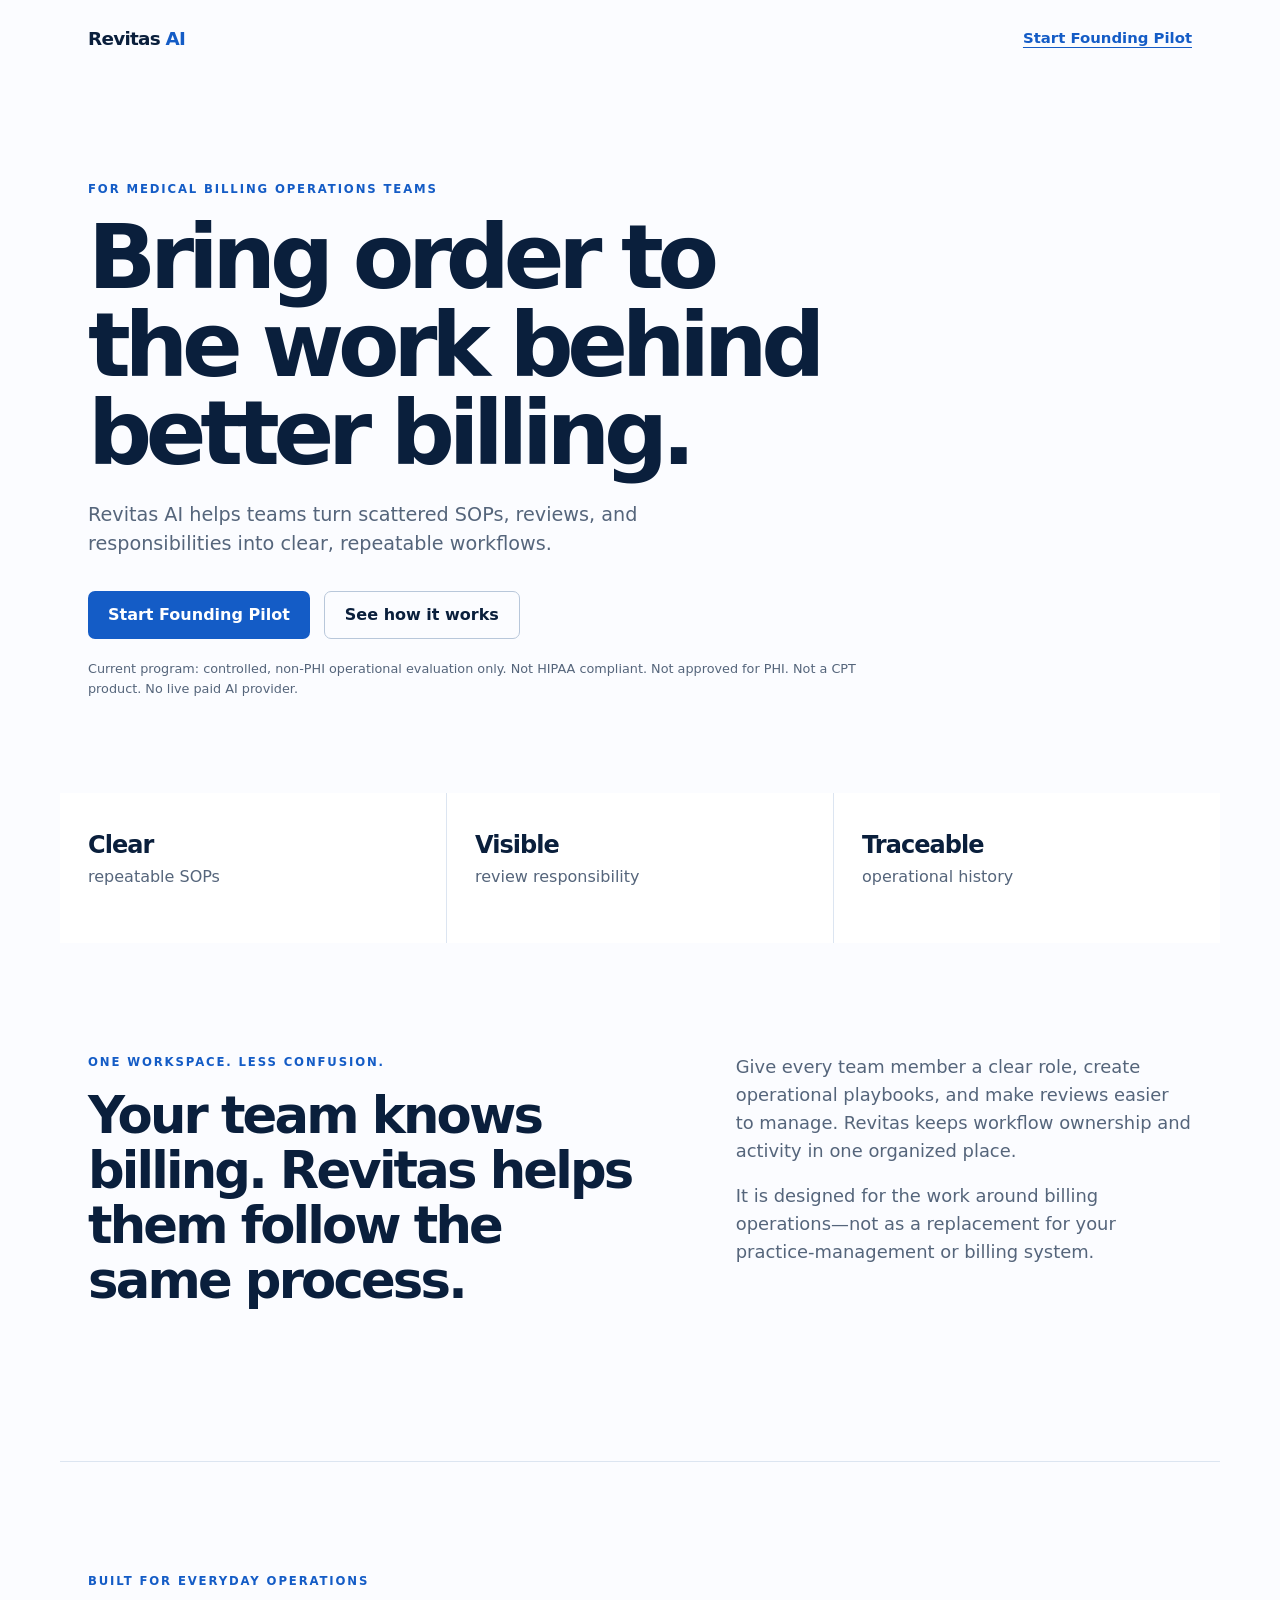
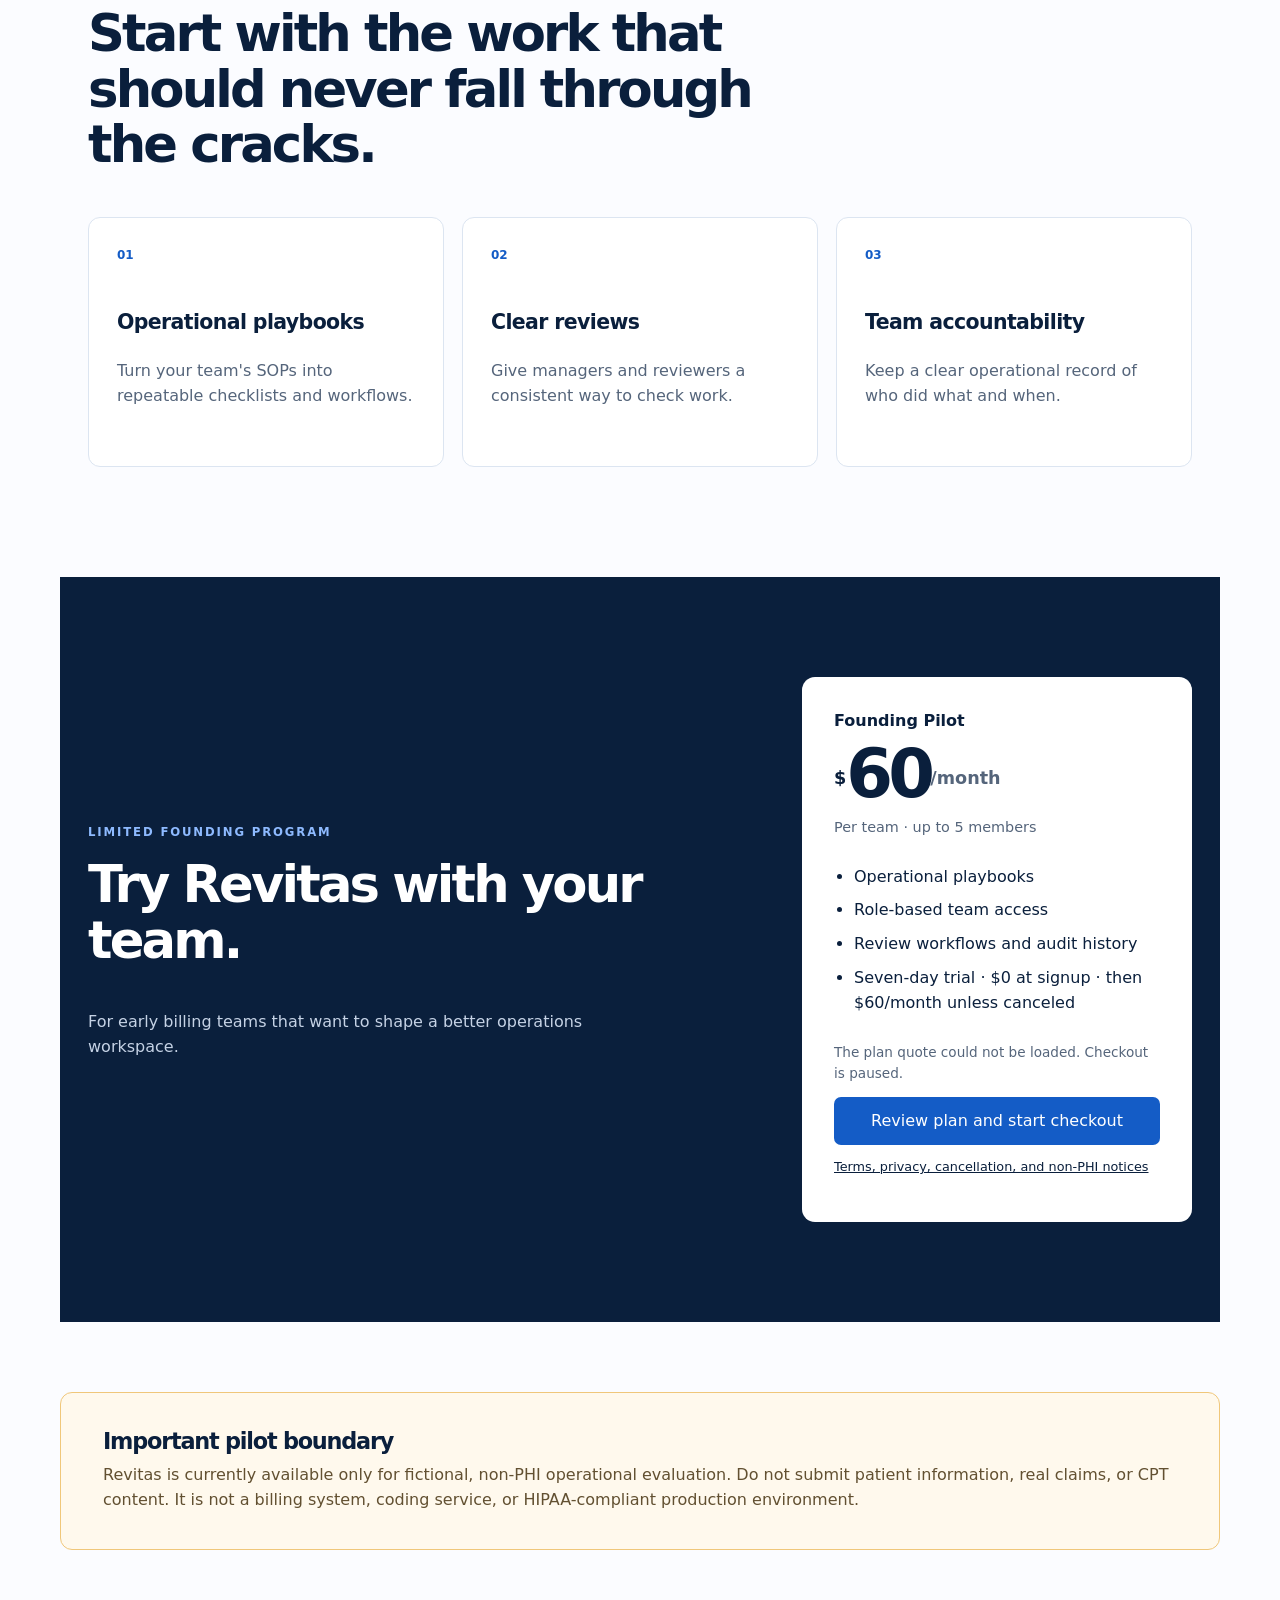
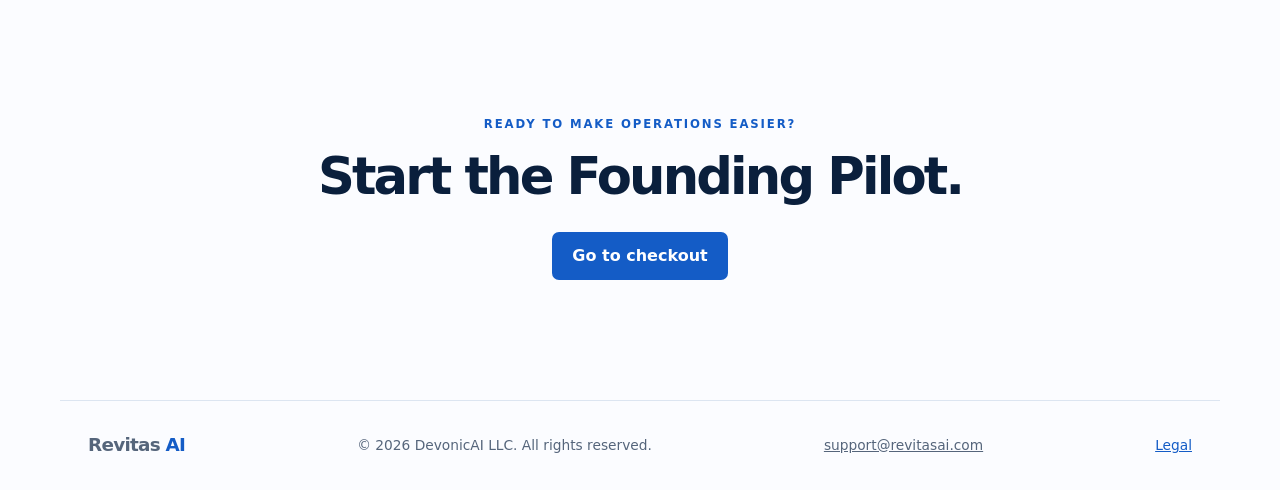
<file: index.html>
<!doctype html>
<html lang="en" data-api-base="https://revitas-nonphi-backend.onrender.com">
  <head>
    <meta charset="UTF-8" />
    <meta name="viewport" content="width=device-width, initial-scale=1.0" />
    <meta name="description" content="Revitas AI helps medical billing teams organize SOPs, reviews, and operational accountability." />
    <title>Revitas AI | Organized billing operations</title>
    <link rel="stylesheet" href="styles.css" />
  </head>
  <body>
    <header class="site-header">
      <a class="brand" href="#top" aria-label="Revitas AI home">Revitas <span>AI</span></a>
      <a class="header-cta" href="#founding-pilot">Start Founding Pilot</a>
    </header>

    <main id="top">
      <section class="hero">
        <p class="eyebrow">For medical billing operations teams</p>
        <h1>Bring order to the work behind better billing.</h1>
        <p class="lead">Revitas AI helps teams turn scattered SOPs, reviews, and responsibilities into clear, repeatable workflows.</p>
        <div class="actions">
          <a class="button primary" href="#founding-pilot">Start Founding Pilot</a>
          <a class="button secondary" href="#how-it-works">See how it works</a>
        </div>
        <p class="fine-print">Current program: controlled, non-PHI operational evaluation only. Not HIPAA compliant. Not approved for PHI. Not a CPT product. No live paid AI provider.</p>
      </section>

      <section class="proof" aria-label="Operational outcomes">
        <article><strong>Clear</strong><span>repeatable SOPs</span></article>
        <article><strong>Visible</strong><span>review responsibility</span></article>
        <article><strong>Traceable</strong><span>operational history</span></article>
      </section>

      <section id="how-it-works" class="section split">
        <div>
          <p class="eyebrow">One workspace. Less confusion.</p>
          <h2>Your team knows billing. Revitas helps them follow the same process.</h2>
        </div>
        <div class="copy">
          <p>Give every team member a clear role, create operational playbooks, and make reviews easier to manage. Revitas keeps workflow ownership and activity in one organized place.</p>
          <p>It is designed for the work around billing operations—not as a replacement for your practice-management or billing system.</p>
        </div>
      </section>

      <section class="section cards-section">
        <p class="eyebrow">Built for everyday operations</p>
        <h2>Start with the work that should never fall through the cracks.</h2>
        <div class="cards">
          <article class="card">
            <div class="number">01</div>
            <h3>Operational playbooks</h3>
            <p>Turn your team's SOPs into repeatable checklists and workflows.</p>
          </article>
          <article class="card">
            <div class="number">02</div>
            <h3>Clear reviews</h3>
            <p>Give managers and reviewers a consistent way to check work.</p>
          </article>
          <article class="card">
            <div class="number">03</div>
            <h3>Team accountability</h3>
            <p>Keep a clear operational record of who did what and when.</p>
          </article>
        </div>
      </section>

      <section id="founding-pilot" class="pricing">
        <div>
          <p class="eyebrow">Limited founding program</p>
          <h2>Try Revitas with your team.</h2>
          <p>For early billing teams that want to shape a better operations workspace.</p>
        </div>
        <article class="price-card">
          <p class="plan">Founding Pilot</p>
          <p class="price"><span>$</span>60<small>/month</small></p>
          <p class="seat-note">Per team · up to 5 members</p>
          <ul>
            <li>Operational playbooks</li>
            <li>Role-based team access</li>
            <li>Review workflows and audit history</li>
            <li>Seven-day trial · $0 at signup · then $60/month unless canceled</li>
          </ul>
          <div id="quote-panel" class="quote-panel" hidden></div>
          <p id="checkout-status" class="quote-status" role="status"></p>
          <button type="button" class="button primary full" id="start-checkout" data-founding-checkout disabled>Review plan and start checkout</button>
          <p class="legal-links"><a href="legal.html">Terms, privacy, cancellation, and non-PHI notices</a></p>
        </article>
      </section>

      <section class="notice">
        <h2>Important pilot boundary</h2>
        <p>Revitas is currently available only for fictional, non-PHI operational evaluation. Do not submit patient information, real claims, or CPT content. It is not a billing system, coding service, or HIPAA-compliant production environment.</p>
      </section>

      <section class="closing">
        <p class="eyebrow">Ready to make operations easier?</p>
        <h2>Start the Founding Pilot.</h2>
        <a class="button primary" href="#founding-pilot">Go to checkout</a>
      </section>
    </main>

    <footer>
      <a class="brand" href="#top">Revitas <span>AI</span></a>
      <p>© <span id="year"></span> DevonicAI LLC. All rights reserved.</p>
      <a href="mailto:support@revitasai.com">support@revitasai.com</a>
      <a href="legal.html">Legal</a>
    </footer>
    <script src="script.js"></script>
  </body>
</html>
</file>
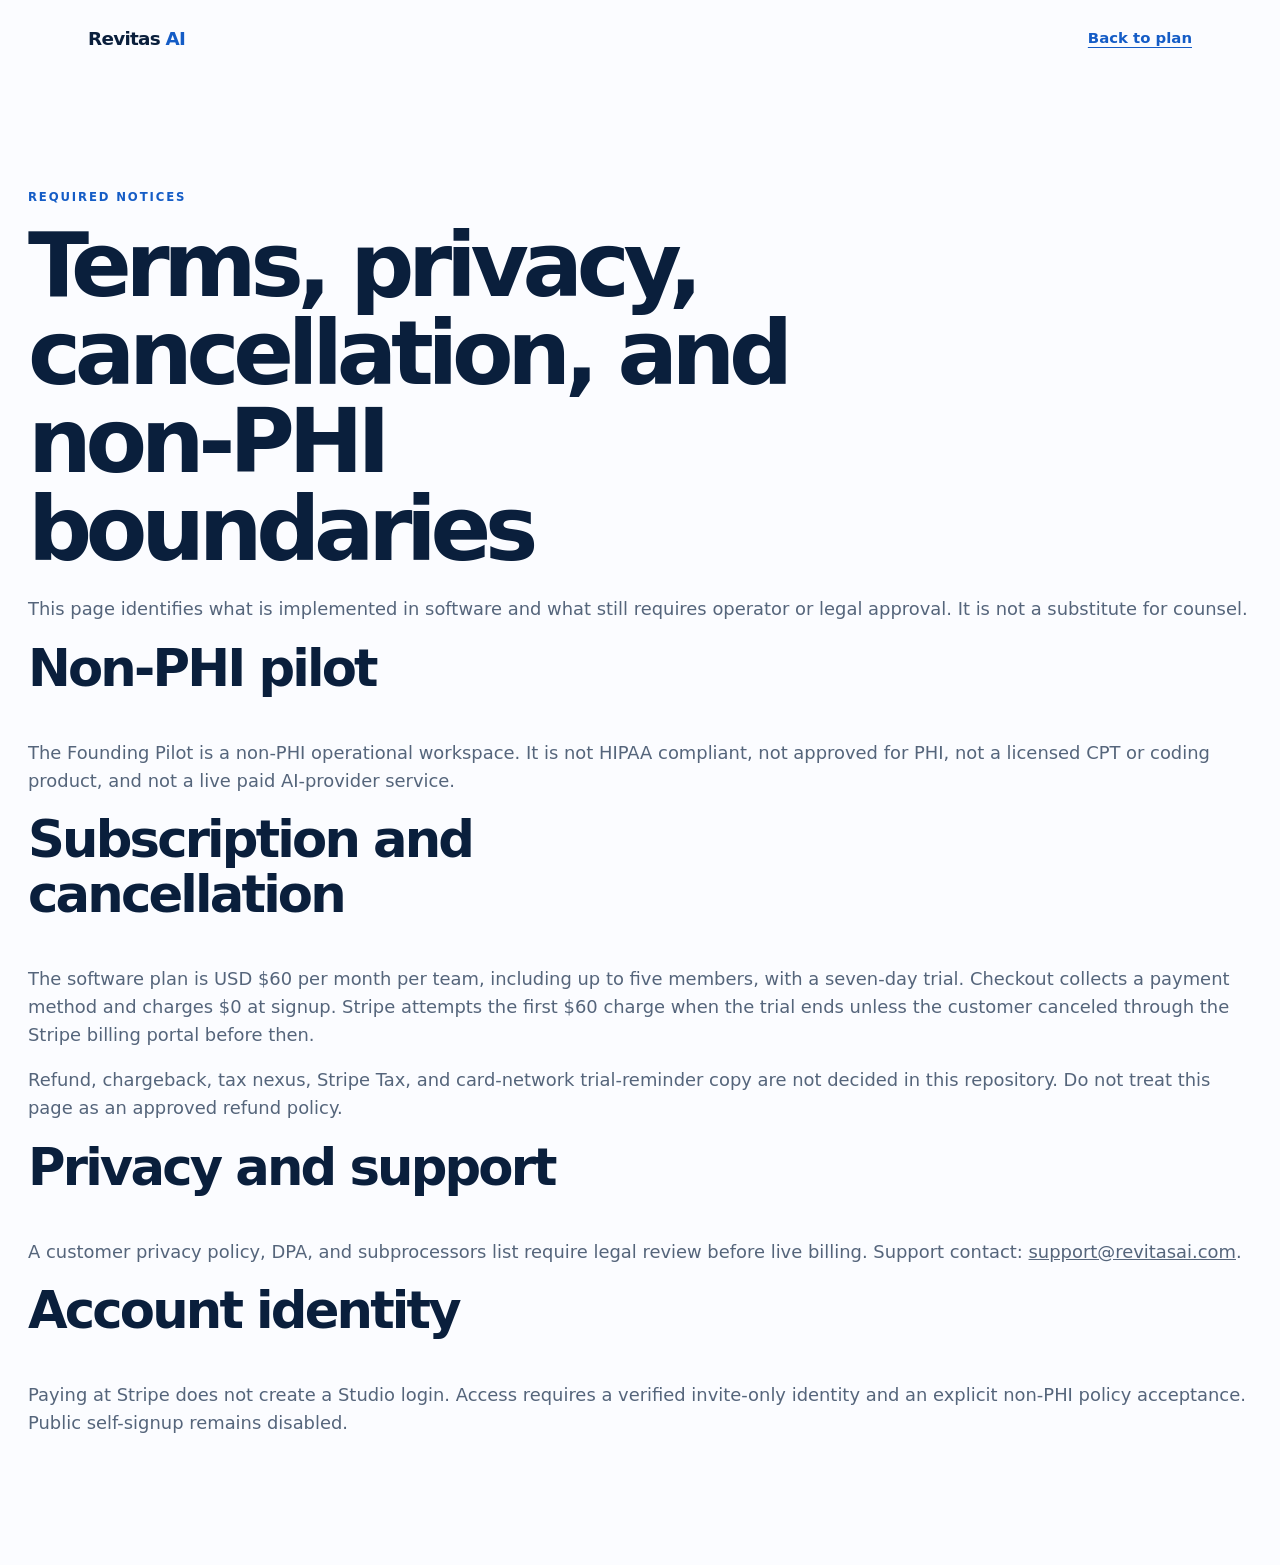
<file: legal.html>
<!doctype html>
<html lang="en">
  <head>
    <meta charset="UTF-8" />
    <meta name="viewport" content="width=device-width, initial-scale=1.0" />
    <title>Revitas AI | Legal and non-PHI notices</title>
    <link rel="stylesheet" href="styles.css" />
  </head>
  <body>
    <header class="site-header">
      <a class="brand" href="index.html">Revitas <span>AI</span></a>
      <a class="header-cta" href="index.html#founding-pilot">Back to plan</a>
    </header>
    <main class="section">
      <p class="eyebrow">Required notices</p>
      <h1>Terms, privacy, cancellation, and non-PHI boundaries</h1>
      <p class="copy">This page identifies what is implemented in software and what still requires operator or legal approval. It is not a substitute for counsel.</p>
      <h2>Non-PHI pilot</h2>
      <p class="copy">The Founding Pilot is a non-PHI operational workspace. It is not HIPAA compliant, not approved for PHI, not a licensed CPT or coding product, and not a live paid AI-provider service.</p>
      <h2>Subscription and cancellation</h2>
      <p class="copy">The software plan is USD $60 per month per team, including up to five members, with a seven-day trial. Checkout collects a payment method and charges $0 at signup. Stripe attempts the first $60 charge when the trial ends unless the customer canceled through the Stripe billing portal before then.</p>
      <p class="copy">Refund, chargeback, tax nexus, Stripe Tax, and card-network trial-reminder copy are not decided in this repository. Do not treat this page as an approved refund policy.</p>
      <h2>Privacy and support</h2>
      <p class="copy">A customer privacy policy, DPA, and subprocessors list require legal review before live billing. Support contact: <a href="mailto:support@revitasai.com">support@revitasai.com</a>.</p>
      <h2>Account identity</h2>
      <p class="copy">Paying at Stripe does not create a Studio login. Access requires a verified invite-only identity and an explicit non-PHI policy acceptance. Public self-signup remains disabled.</p>
    </main>
  </body>
</html>
</file>
<file: styles.css>
:root { --ink:#0a1f3c; --blue:#145cc6; --sky:#eaf2ff; --line:#dce5f1; --muted:#55657b; --paper:#fbfcff; }
* { box-sizing:border-box; }
html { scroll-behavior:smooth; }
body { margin:0; background:var(--paper); color:var(--ink); font:16px/1.55 Inter, ui-sans-serif, system-ui, -apple-system, BlinkMacSystemFont, "Segoe UI", sans-serif; }
a { color:inherit; }
.site-header, main > section, footer { max-width:1160px; margin:0 auto; }
.site-header { height:78px; display:flex; align-items:center; justify-content:space-between; padding:0 28px; }
.brand { font-size:1.15rem; font-weight:800; text-decoration:none; letter-spacing:-.04em; }
.brand span { color:var(--blue); }
.header-cta { color:var(--blue); font-size:.93rem; font-weight:700; text-underline-offset:4px; }
.hero { padding:102px 28px 82px; max-width:850px; margin-left:max(0px, calc((100vw - 1160px)/2)); }
.eyebrow { margin:0 0 16px; color:var(--blue); font-size:.73rem; font-weight:800; letter-spacing:.16em; text-transform:uppercase; }
h1,h2,h3,p { margin-top:0; }
h1 { max-width:780px; margin-bottom:22px; font-size:clamp(3.2rem,7vw,6.4rem); line-height:.98; letter-spacing:-.07em; }
h2 { max-width:720px; font-size:clamp(2rem,4vw,3.5rem); line-height:1.08; letter-spacing:-.055em; }
h3 { font-size:1.28rem; letter-spacing:-.03em; }
.lead { max-width:650px; color:var(--muted); font-size:1.2rem; }
.actions { display:flex; gap:14px; flex-wrap:wrap; margin-top:32px; }
.button { display:inline-flex; align-items:center; justify-content:center; min-height:48px; padding:0 20px; border-radius:7px; font-weight:800; text-decoration:none; }
.primary { background:var(--blue); color:#fff; }
.secondary { border:1px solid #b8c7da; }
.fine-print { margin-top:20px; color:var(--muted); font-size:.8rem; }
.proof { display:grid; grid-template-columns:repeat(3,1fr); gap:1px; background:var(--line); }
.proof article { min-height:150px; padding:34px 28px; background:#fff; }
.proof strong { display:block; font-size:1.5rem; letter-spacing:-.04em; }
.proof span { color:var(--muted); }
.section { padding:110px 28px; }
.split { display:grid; grid-template-columns:1.1fr .9fr; gap:90px; }
.copy { color:var(--muted); font-size:1.12rem; }
.cards-section { border-top:1px solid var(--line); }
.cards { display:grid; grid-template-columns:repeat(3,1fr); gap:18px; margin-top:45px; }
.card { min-height:250px; padding:28px; border:1px solid var(--line); background:#fff; border-radius:12px; }
.number { margin-bottom:42px; color:var(--blue); font-size:.75rem; font-weight:800; }
.card p { color:var(--muted); }
.pricing { display:grid; grid-template-columns:1fr 390px; gap:70px; align-items:center; padding:100px 28px; background:var(--ink); color:#fff; }
.pricing > div { padding-left:0; }
.pricing .eyebrow { color:#8ebaff; }
.pricing > div > p:last-child { color:#c5d2e5; max-width:500px; }
.price-card { padding:32px; border-radius:13px; background:#fff; color:var(--ink); }
.plan { margin-bottom:7px; font-weight:800; }
.price { margin-bottom:0; font-size:4.2rem; font-weight:800; letter-spacing:-.07em; line-height:1; }
.price span,.price small { font-size:1.1rem; letter-spacing:0; vertical-align:middle; }
.price small { color:var(--muted); font-weight:600; }
.seat-note { margin-top:8px; color:var(--muted); font-size:.9rem; }
ul { padding-left:20px; margin:26px 0; }
li { margin:9px 0; }
.full { width:100%; }
button.button { border:0; cursor:pointer; font:inherit; }
.quote-panel { margin:16px 0; color:var(--muted); font-size:.9rem; }
.quote-status { min-height:3em; color:var(--muted); font-size:.85rem; }
.legal-links { margin-top:12px; font-size:.8rem; }
.notice { margin:70px auto; padding:36px 42px; border:1px solid #f0c77a; border-radius:12px; background:#fff9ed; }
.notice h2 { margin-bottom:10px; font-size:1.4rem; }
.notice p { margin-bottom:0; color:#625031; }
.closing { padding:95px 28px 120px; text-align:center; }
.closing h2 { margin:0 auto 28px; }
footer { display:flex; align-items:center; justify-content:space-between; gap:18px; padding:30px 28px; border-top:1px solid var(--line); color:var(--muted); font-size:.86rem; }
footer p { margin:0; }
footer a:last-child { color:var(--blue); }
@media (max-width:760px) { .site-header { padding:0 20px; } .header-cta { font-size:.8rem; } .hero { padding:70px 20px 60px; } .proof,.cards,.split,.pricing { grid-template-columns:1fr; } .proof article { min-height:auto; } .section,.pricing { padding:70px 20px; } .split { gap:20px; } .pricing { gap:36px; } .notice { margin:35px 20px; padding:28px 24px; } footer { flex-direction:column; align-items:flex-start; padding:28px 20px; } }
</file>
